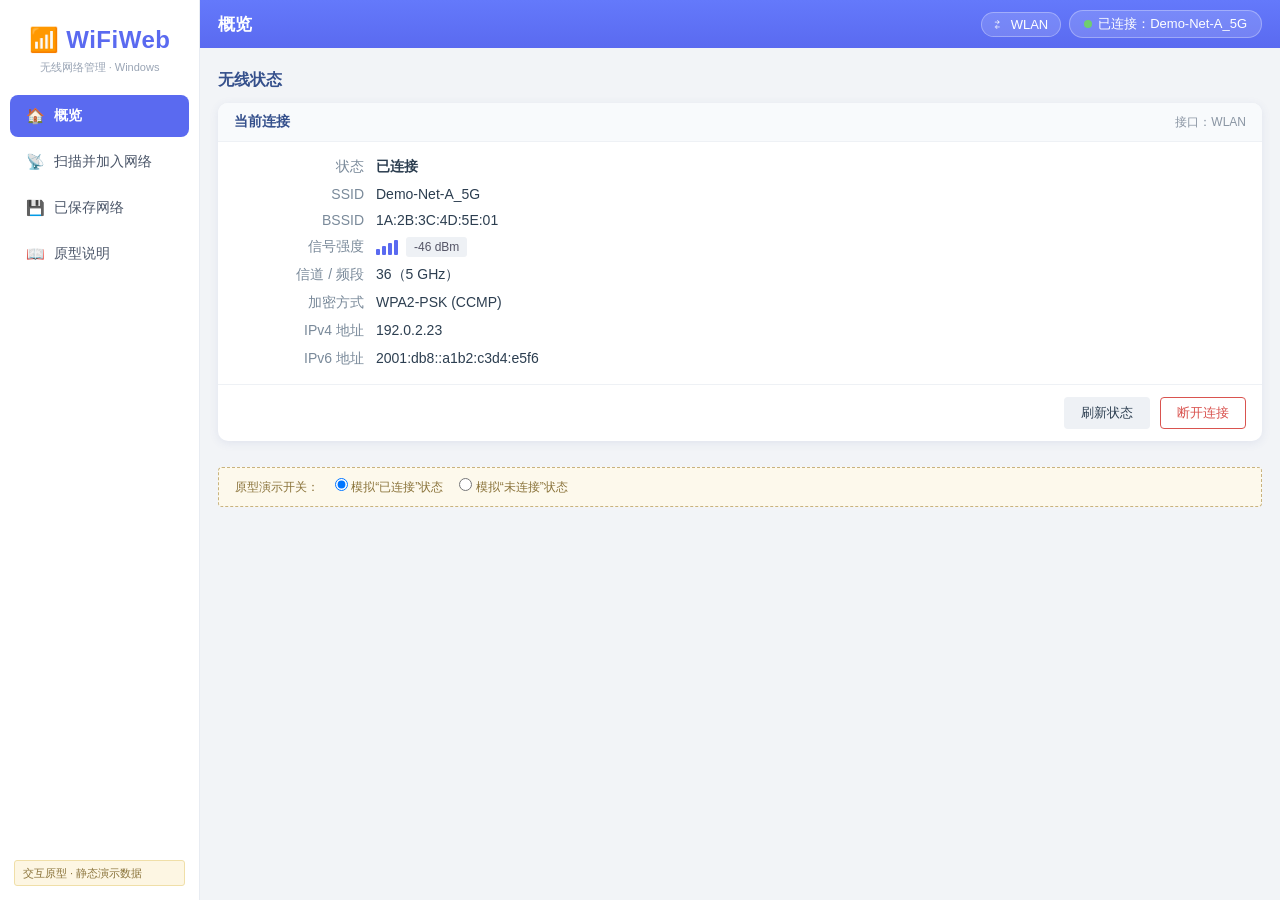
<file: doc/prototype/index.html>
<!DOCTYPE html>
<html lang="zh-CN">
<head>
<meta charset="UTF-8">
<meta name="viewport" content="width=device-width, initial-scale=1.0">
<title>WiFiWeb 无线网络管理 · 交互原型</title>
<style>
  * { box-sizing: border-box; margin: 0; padding: 0; }
  body { font-family: "Microsoft YaHei", "Segoe UI", Arial, sans-serif; font-size: 14px; background: #f2f4f7; color: #2c3e50; }
  a { color: #4a6fc0; }

  /* ===== 顶栏 ===== */
  header { background: linear-gradient(180deg, #6479fb, #5a6af0); color: #fff; padding: 10px 18px; display: flex; align-items: center; justify-content: space-between; gap: 10px; }
  .hamburger { display: none; border: none; background: none; color: #fff; font-size: 22px; cursor: pointer; padding: 2px 6px; line-height: 1; }
  .hdr-title { font-size: 17px; font-weight: bold; }
  header .brand { font-size: 18px; font-weight: bold; }
  header .brand small { font-size: 12px; opacity: .75; margin-left: 10px; font-weight: normal; }
  .conn-pill { background: rgba(255,255,255,.15); border: 1px solid rgba(255,255,255,.3); border-radius: 14px; padding: 4px 14px; font-size: 13px; }
  .conn-pill .dot { display: inline-block; width: 8px; height: 8px; border-radius: 50%; background: #6fce6f; margin-right: 6px; }
  .conn-pill.off .dot { background: #d9534f; }

  /* ===== 左侧全高菜单布局（Argon 风格） ===== */
  .layout { display: flex; min-height: 100vh; align-items: stretch; }
  nav { width: 200px; flex-shrink: 0; background: #fff; color: #4a5568; padding: 0 0 14px; display: flex; flex-direction: column; border-right: 1px solid #e8ecf2; }
  nav .logo { padding: 26px 10px 6px; text-align: center; font-size: 24px; font-weight: bold; color: #5a6af0; letter-spacing: .5px; }
  nav .logo-sub { text-align: center; font-size: 11px; color: #9aa5b5; padding: 0 10px 18px; }
  nav .tab { border: none; background: none; padding: 12px 16px; font-size: 14px; color: #4a5568; cursor: pointer; text-align: left; border-radius: 8px; margin: 2px 10px; display: flex; align-items: center; gap: 10px; }
  nav .tab:hover { color: #5a6af0; background: #f0f3fa; }
  nav .tab.active { color: #fff; font-weight: bold; background: #5a6af0; }
  nav .tab .ico { font-size: 15px; width: 18px; text-align: center; }
  nav .proto-badge { margin: auto 14px 0; font-size: 11px; color: #8a733a; background: #fdf6e3; border: 1px solid #f0dfa8; border-radius: 3px; padding: 4px 8px; line-height: 1.5; }
  .drawer-mask { display: none; position: fixed; inset: 0; background: rgba(15,25,45,.45); z-index: 110; }
  body.drawer-open .drawer-mask { display: block; }

  .main-col { flex: 1; min-width: 0; display: flex; flex-direction: column; }
  .main-col main { flex: 1; margin: 0; padding: 16px 18px 60px; }
  .screen { display: none; }
  .screen.active { display: block; }

  h2.page-title { font-size: 16px; color: #35508c; margin: 6px 0 12px; }

  /* ===== 卡片 ===== */
  .card { background: #fff; border: none; border-radius: 10px; box-shadow: 0 2px 10px rgba(70,90,160,.10); margin-bottom: 16px; overflow: hidden; }
  .card .card-head { padding: 10px 16px; border-bottom: 1px solid #eef1f5; font-weight: bold; color: #35508c; background: #f8fafc; display: flex; justify-content: space-between; align-items: center; }
  .card .card-body { padding: 16px; }
  .kv { display: grid; grid-template-columns: 130px 1fr; row-gap: 10px; column-gap: 12px; }
  .kv dt { color: #7a8a9a; text-align: right; }
  .kv dd { color: #2c3e50; }

  /* ===== 表格 ===== */
  table.list { width: 100%; border-collapse: collapse; }
  table.list th { background: #eef3fb; color: #24425c; text-align: left; padding: 10px 12px; font-size: 13px; border-bottom: 1px solid #dfe7f2; }
  table.list td { padding: 10px 12px; border-bottom: 1px solid #eef1f5; vertical-align: middle; }
  table.list tbody tr:nth-child(even) { background: #f6f8fa; }
  table.list tbody tr:hover { background: #f0f5ff; }
  table.list td.actions { text-align: right; }
  .cur-conn { color: #1e7e34; font-weight: bold; }

  /* ===== 信号图标 ===== */
  .sig { display: inline-flex; align-items: flex-end; gap: 2px; height: 16px; margin-right: 8px; vertical-align: middle; }
  .sig i { display: inline-block; width: 4px; background: #d5dbe2; border-radius: 1px; }
  .sig i:nth-child(1) { height: 6px; }
  .sig i:nth-child(2) { height: 9px; }
  .sig i:nth-child(3) { height: 12px; }
  .sig i:nth-child(4) { height: 15px; }
  .sig.s1 i:nth-child(1) { background: #5a6af0; }
  .sig.s2 i:nth-child(-n+2) { background: #5a6af0; }
  .sig.s3 i:nth-child(-n+3) { background: #5a6af0; }
  .sig.s4 i { background: #5a6af0; }
  .sig-badge { background: #eef1f5; border-radius: 3px; padding: 3px 8px; font-size: 12px; color: #556; }
  .hidden-ssid { color: #8a95a3; font-style: italic; }

  /* ===== 按钮 ===== */
  .btn { display: inline-block; border: 1px solid transparent; border-radius: 4px; padding: 6px 16px; font-size: 13px; cursor: pointer; background: #eef1f5; color: #2c3e50; }
  .btn:hover { background: #e2e7ee; }
  .btn.primary { background: #5a6af0; color: #fff; }
  .btn.primary:hover { background: #4a6fc0; }
  .btn.danger { background: #fff; color: #d9534f; border-color: #d9534f; }
  .btn.danger:hover { background: #fdf2f2; }
  .btn.small { padding: 4px 12px; font-size: 12px; }
  .btn[disabled] { opacity: .5; cursor: not-allowed; }
  .toolbar { display: flex; justify-content: flex-end; gap: 10px; padding: 12px 16px; border-top: 1px solid #eef1f5; }
  .toolbar.top { justify-content: flex-start; border-top: none; border-bottom: 1px solid #eef1f5; }

  /* ===== 开关 ===== */
  .switch { position: relative; display: inline-block; width: 34px; height: 18px; }
  .switch input { display: none; }
  .switch .slider { position: absolute; inset: 0; background: #c9d1da; border-radius: 9px; transition: .2s; cursor: pointer; }
  .switch .slider::before { content: ""; position: absolute; width: 14px; height: 14px; left: 2px; top: 2px; background: #fff; border-radius: 50%; transition: .2s; }
  .switch input:checked + .slider { background: #5a6af0; }
  .switch input:checked + .slider::before { transform: translateX(16px); }

  /* ===== 弹窗 ===== */
  .modal-mask { display: none; position: fixed; inset: 0; background: rgba(20,30,45,.5); z-index: 100; align-items: flex-start; justify-content: center; padding-top: 12vh; }
  .modal-mask.show { display: flex; }
  .modal { background: #fff; border-radius: 6px; width: 460px; max-width: 92vw; box-shadow: 0 8px 30px rgba(0,0,0,.25); }
  .modal .m-head { padding: 12px 18px; font-weight: bold; color: #35508c; border-bottom: 1px solid #eef1f5; font-size: 15px; }
  .modal .m-body { padding: 16px 18px; }
  .modal .m-foot { padding: 12px 18px; border-top: 1px solid #eef1f5; text-align: right; display: flex; justify-content: flex-end; gap: 10px; }
  .field { margin-bottom: 14px; }
  .field label { display: block; margin-bottom: 6px; color: #5a6a7a; font-size: 13px; }
  .field input[type=text], .field input[type=password] { width: 100%; padding: 8px 10px; border: 1px solid #ccd4dd; border-radius: 4px; font-size: 14px; }
  .field input:focus { outline: none; border-color: #5a6af0; box-shadow: 0 0 0 2px rgba(91,127,209,.15); }
  .field .hint { font-size: 12px; color: #8a95a3; margin-top: 5px; }
  .pwd-wrap { position: relative; }
  .pwd-eye { position: absolute; right: 10px; top: 7px; font-size: 12px; color: #5a6af0; cursor: pointer; user-select: none; }
  .chk-line { display: flex; align-items: center; gap: 8px; font-size: 13px; color: #5a6a7a; }

  /* 连接中 */
  .spinner { width: 26px; height: 26px; border: 3px solid #dfe7f2; border-top-color: #5a6af0; border-radius: 50%; animation: spin 1s linear infinite; margin: 0 auto 12px; }
  @keyframes spin { to { transform: rotate(360deg); } }
  .progress-text { text-align: center; color: #5a6a7a; }
  .result-ok { text-align: center; color: #1e7e34; font-weight: bold; margin-bottom: 12px; }
  .result-fail { text-align: center; color: #d9534f; font-weight: bold; margin-bottom: 12px; }

  /* 提示条 */
  #toast { position: fixed; left: 50%; bottom: 40px; transform: translateX(-50%); background: #323e4d; color: #fff; padding: 9px 20px; border-radius: 4px; font-size: 13px; opacity: 0; transition: .3s; z-index: 200; pointer-events: none; }
  #toast.show { opacity: 1; }

  /* 扫描中占位 */
  .scanning-row td { text-align: center; color: #8a95a3; padding: 26px 0; }

  /* 原型演示开关 */
  .demo-bar { margin-top: 26px; padding: 10px 16px; border: 1px dashed #c9b37e; background: #fdf9ec; border-radius: 4px; font-size: 12px; color: #8a733a; display: flex; gap: 16px; align-items: center; }

  /* ===== 手机适配 ===== */
  @media (max-width: 640px) {
    header { padding: 10px 12px; }
    .conn-pill { font-size: 12px; padding: 3px 10px; }
    .hamburger { display: block; }
    .layout { flex-direction: column; }
    nav { position: fixed; left: 0; top: 0; bottom: 0; width: 220px; z-index: 120; transform: translateX(-100%); transition: transform .25s ease; box-shadow: 4px 0 16px rgba(0,0,0,.15); overflow-y: auto; }
    body.drawer-open nav { transform: translateX(0); }
    nav .proto-badge { display: none; }
    .main-col main { padding: 12px 10px 40px; }
    .card .card-head, .card .card-body { padding-left: 12px; padding-right: 12px; }
    .toolbar { padding: 10px 12px; flex-wrap: wrap; }
    .demo-bar { flex-wrap: wrap; }

    /* 概览：键值对改单列 */
    .kv { grid-template-columns: 1fr; row-gap: 4px; }
    .kv dt { text-align: left; color: #8a95a3; font-size: 12px; }
    .kv dd { margin: 0 0 6px; }

    /* 扫描/已保存：表格变卡片式列表 */
    table.mob { min-width: 0; }
    table.mob thead { display: none; }
    table.mob tbody tr { display: block; border-bottom: 1px solid #e6ebf2; padding: 10px 0; margin: 0 12px; }
    table.mob tbody tr:nth-child(even), table.mob tbody tr:hover { background: transparent; }
    table.mob td { display: flex; justify-content: space-between; align-items: center; gap: 12px; padding: 5px 0; border-bottom: none; text-align: right; }
    table.mob td::before { content: attr(data-label); color: #8a95a3; font-size: 12px; text-align: left; flex-shrink: 0; }
    table.mob td.actions { justify-content: flex-end; padding-top: 8px; }
    table.mob td.actions::before { content: none; }
    table.mob tr.scanning-row td { display: block; }

    /* 原型说明：宽表格横向滚动 */
    #screen-doc .card-body { overflow-x: auto; }
    #screen-doc table.list { min-width: 480px; }

    /* 弹窗 */
    .modal { width: 92vw; }
    .modal .m-body, .modal .m-foot { padding-left: 12px; padding-right: 12px; }
  }
</style>
</head>
<body>

<div class="drawer-mask" onclick="document.body.classList.remove('drawer-open')"></div>

<div class="layout">
<nav>
  <div class="logo">📶 WiFiWeb</div>
  <div class="logo-sub">无线网络管理 · Windows</div>
  <button class="tab active" data-screen="overview"><span class="ico">🏠</span>概览</button>
  <button class="tab" data-screen="scan"><span class="ico">📡</span>扫描并加入网络</button>
  <button class="tab" data-screen="saved"><span class="ico">💾</span>已保存网络</button>
  <button class="tab" data-screen="doc"><span class="ico">📖</span>原型说明</button>
  <span class="proto-badge">交互原型 · 静态演示数据</span>
</nav>

<div class="main-col">

<header>
  <div style="display:flex;align-items:center;gap:12px;">
    <button class="hamburger" onclick="document.body.classList.add('drawer-open')">☰</button>
    <span class="hdr-title" id="hdrTitle">概览</span>
  </div>
  <div style="display:flex;gap:8px;align-items:center;">
    <span style="display:inline-flex;align-items:center;gap:6px;background:rgba(255,255,255,.15);border:1px solid rgba(255,255,255,.3);border-radius:14px;padding:4px 12px;font-size:13px;"><span style="opacity:.9">⇄</span>&nbsp;WLAN</span>
    <div class="conn-pill" id="connPill"><span class="dot"></span><span id="pillText">已连接：Demo-Net-A_5G</span></div>
  </div>
</header>

<main>

  <!-- ============ 概览 ============ -->
  <section class="screen active" id="screen-overview">
    <h2 class="page-title">无线状态</h2>

    <div class="card">
      <div class="card-head">当前连接 <span id="ovIfName" style="font-weight:normal;color:#8a95a3;font-size:12px">接口：WLAN</span></div>
      <div class="card-body" id="ovConnected">
        <dl class="kv">
          <dt>状态</dt><dd class="cur-conn" id="ovState">已连接</dd>
          <dt>SSID</dt><dd id="ovSsid">Demo-Net-A_5G</dd>
          <dt>BSSID</dt><dd id="ovBssid">1A:2B:3C:4D:5E:01</dd>
          <dt>信号强度</dt><dd id="ovSig"><span class="sig s4"><i></i><i></i><i></i><i></i></span><span class="sig-badge">-46 dBm（92%）</span></dd>
          <dt>信道 / 频段</dt><dd id="ovCh">36（5 GHz）</dd>
          <dt>加密方式</dt><dd id="ovEnc">WPA2-PSK (CCMP)</dd>
          <dt>IPv4 地址</dt><dd id="ovIp">192.0.2.23</dd>
          <dt>IPv6 地址</dt><dd id="ovIpv6">2001:db8::a1b2:c3d4:e5f6</dd>
        </dl>
      </div>
      <div class="card-body" id="ovDisconnected" style="display:none">
        <p style="color:#8a95a3; padding:14px 0;">当前未连接任何无线网络。可前往「扫描并加入网络」选择要连接的热点。</p>
        <button class="btn primary" onclick="goto('scan')">去扫描网络</button>
      </div>
      <div class="toolbar">
        <button class="btn" onclick="refreshOverview()">刷新状态</button>
        <button class="btn danger" id="btnDisconnect" onclick="confirmDisconnect()">断开连接</button>
      </div>
    </div>

    <div class="demo-bar">
      原型演示开关：
      <label><input type="radio" name="demoState" checked onchange="setDemoState(true)"> 模拟“已连接”状态</label>
      <label><input type="radio" name="demoState" onchange="setDemoState(false)"> 模拟“未连接”状态</label>
    </div>
  </section>

  <!-- ============ 扫描 ============ -->
  <section class="screen" id="screen-scan">
    <h2 class="page-title">加入网络：搜索无线</h2>

    <div class="card">
      <div class="toolbar top">
        <button class="btn primary" id="btnScan" onclick="doScan()">🔄 重新扫描</button>
        <button class="btn" id="btnStopScan" onclick="stopScan()">停止刷新</button>
        <span style="flex:1"></span>
        <button class="btn" onclick="openManual()">➕ 手动添加网络</button>
      </div>
      <div class="card-body" style="padding:0">
        <table class="list mob">
          <thead>
            <tr><th>信号</th><th>SSID</th><th>频段</th><th>信道</th><th>模式</th><th>BSSID</th><th>加密</th><th style="text-align:right">操作</th></tr>
          </thead>
          <tbody id="scanRows"></tbody>
        </table>
      </div>
    </div>
    <p style="font-size:12px;color:#8a95a3;">说明：列表按信号强度从强到弱排序；同名 SSID 有多个 BSSID（Mesh）时按 BSSID 展开为多行；隐藏网络显示为“隐藏”，加入时需手动输入 SSID；也可通过“手动添加网络”直接输入 SSID 和密码连接。</p>
  </section>

  <!-- ============ 已保存网络 ============ -->
  <section class="screen" id="screen-saved">
    <h2 class="page-title">已保存的网络配置</h2>

    <div class="card">
      <div class="card-body" style="padding:0">
        <table class="list mob">
          <thead><tr><th>SSID</th><th>加密</th><th>自动连接</th><th>状态</th><th style="text-align:right">操作</th></tr></thead>
          <tbody id="savedRows"></tbody>
        </table>
      </div>
      <div class="toolbar">
        <button class="btn" onclick="goto('scan')">➕ 添加新网络（扫描）</button>
      </div>
    </div>
    <p style="font-size:12px;color:#8a95a3;">说明：忘记网络 = 删除 Windows 已保存的 WLAN 配置文件，下次连接需重新输入密码。</p>
  </section>

<!-- ============ 原型说明 ============ -->
  <section class="screen" id="screen-doc">
    <h2 class="page-title">原型说明</h2>

    <div class="card">
      <div class="card-head">已确认的决策</div>
      <div class="card-body" style="padding:0">
        <table class="list">
          <thead><tr><th style="width:140px">项</th><th>决策</th></tr></thead>
          <tbody>
            <tr><td>架构</td><td>前后端分离：FastAPI 提供 REST API（JSON），前端为独立静态页面（原生 JS 单页，无构建步骤），由后端静态托管</td></tr>
            <tr><td>无线操作</td><td>原生 WLAN API（wlanapi.dll，ctypes 调用）+ <code>netsh wlan</code> 兜底，无第三方依赖</td></tr>
            <tr><td>多网卡</td><td>支持多张无线网卡的选择/切换（顶栏网卡胶囊），选择持久化到 app.properties；配置文件严格跟随所选适配器（Windows 按适配器分开存储）</td></tr>
            <tr><td>访问控制</td><td>局域网内均可访问，无登录口令；应用自身仅用 app.properties 保存选中网卡与自动刷新配置（无数据库），已保存网络由 Windows WLAN 配置文件按适配器管理</td></tr>
            <tr><td>端口</td><td><b>8086</b></td></tr>
            <tr><td>隐藏网络</td><td>支持"手动添加网络"入口：直接输入 SSID + 密码（密码留空视为开放网络）</td></tr>
            <tr><td>扫描列表</td><td>频段列（2.4 GHz / 5 GHz / 6 GHz），支持按 SSID 包含 / 频段 / BSSID 包含筛选</td></tr>
            <tr><td>自动刷新</td><td>OpenWrt 式自动刷新：开关 + 间隔可调（3~600 秒），后端定时扫描并缓存，倒计时后端下发；无客户端心跳时自动停扫</td></tr>
            <tr><td>启动方式</td><td>不做开机自启/服务，提供启动脚本（start.bat，自动提权并写入扫描位置策略旁路键）</td></tr>
          </tbody>
        </table>
      </div>
    </div>

    <div class="card">
      <div class="card-head">页面结构（3 个功能页签；原型额外含「原型说明」）</div>
      <div class="card-body">
        <p style="font-size:13px;color:#5a6a7a;">顶栏显示页面标题、<b>⇄ 当前无线网卡</b>（点击弹出选择窗，支持取消 / ESC 关闭）与全局连接状态；<b>左侧为菜单</b>（概览 / 扫描并加入网络 / 已保存网络），手机窄屏时菜单收纳为抽屉（☰ 展开）；页面通过 URL hash 记忆当前页签：</p>
        <ul style="font-size:13px;color:#5a6a7a;line-height:1.9;margin:8px 0 0 20px;">
          <li><b>概览</b> —— 当前无线状态 + 刷新状态 / 切换无线网卡 / 断开连接</li>
          <li><b>扫描并加入网络</b> —— 顶部：重新扫描 | 自动刷新开关 + 间隔 + 倒计时 | 筛选（SSID 包含 / 频段 / BSSID 包含）| 手动添加网络；表格：信号|SSID|频段|信道|模式|BSSID|加密|加入</li>
          <li><b>已保存网络</b> —— 当前网卡上的已保存配置：连接 / 自动连接开关 / 忘记；切换网卡后自动刷新</li>
        </ul>
      </div>
    </div>

    <div class="card">
      <div class="card-head">1. 概览</div>
      <div class="card-body" style="font-size:13px;color:#5a6a7a;line-height:1.9;">
        当前连接卡片：接口名、SSID、BSSID、信号强度（图标 + dBm + 链路质量%）、信道/频段、加密方式、IPv4、IPv6；系统"定位服务"关闭导致部分信息被系统隐藏时有明确提示。<br>
        「刷新状态」重新读取当前无线接口状态；「切换无线网卡」入口在顶栏网卡胶囊；「断开连接」弹出二次确认，断开后切换为"未连接"空态，提供"去扫描网络"入口。<br>
        左下角演示开关仅原型用，可切换"已连接 / 未连接"两种状态演示。
      </div>
    </div>

    <div class="card">
      <div class="card-head">2. 扫描并加入网络（对标 openwrt WiFi 桥接扫描界面）</div>
      <div class="card-body" style="font-size:13px;color:#5a6a7a;line-height:1.9;">
        顶部工具栏（在表格上方）：<b>🔄 重新扫描</b> / <b>自动刷新开关 + 间隔（3~600 秒）+ 倒计时</b> / <b>筛选（SSID 包含 / 频段 / BSSID 包含）</b> / <b>➕ 手动添加网络</b>（原型演示中简化为"停止刷新"按钮）。<br>
        表格列：信号 | SSID | 频段 | 信道 | 模式 | BSSID | 加密 | 操作；信号列 = 信号条图标 + dBm（含链路质量%），按信号强度降序排列；列表增量更新不闪烁。<br>
        同名 SSID 多 BSSID（Mesh）时按 BSSID 展开为多行；隐藏网络显示为"隐藏"（斜体），加入时需手动输入 SSID；扫描中（含切换网卡后首次进入）显示 spinner 占位行。<br>
        「加入网络」弹窗：加密网络需输入密码（可切换明文，&lt;8 位禁用按钮）；开放网络无需密码并显示明文传输警告；隐藏网络额外出现 SSID 输入框；"保存此网络并自动连接"默认勾选；新配置只保存到当前选中的无线网卡。<br>
        「手动添加网络」使用同一弹窗：手动输入 SSID + 密码，<b>密码留空视为开放网络</b>。<br>
        连接进度弹窗：转圈 + "正在连接到 XXX"；成功后"完成"跳回概览；失败显示失败原因，可"修改密码重试"或"关闭"（原型演示中密码输入 <b>12345678</b> 可模拟失败）。
      </div>
    </div>

    <div class="card">
      <div class="card-head">3. 已保存网络</div>
      <div class="card-body" style="font-size:13px;color:#5a6a7a;line-height:1.9;">
        仅显示<b>当前选中无线网卡</b>上保存的配置（Windows 的 WLAN 配置文件按适配器分开存储，其他网卡保存的网络不会显示在这里）：SSID（当前连接带绿色标记）、加密、自动连接开关、状态、操作（连接 / 忘记，忘记需二次确认并只删除当前网卡上的配置）。<br>
        切换网卡后列表自动刷新；当前网卡无保存网络时显示说明提示；底部「➕ 添加新网络（扫描）」跳转扫描页签。
      </div>
    </div>

    <div class="card">
      <div class="card-head">交互流程</div>
      <div class="card-body">
        <pre style="font-size:12px;color:#5a6a7a;line-height:1.8;">概览 ──去扫描──▶ 扫描列表 ──加入网络──▶ 密码弹窗 ──加入──▶ 连接中 ──成功──▶ 完成回概览
  ▲                 │                                        │
  │                 └──手动添加网络──▶ SSID+密码弹窗      失败：改密码重试 / 关闭
已保存网络 ◀──忘记 / 切换自动连接──</pre>
      </div>
    </div>
  </section>

</main>
</div>
</div>

<!-- ============ 加入网络弹窗 ============ -->
<div class="modal-mask" id="joinModal">
  <div class="modal">
    <div class="m-head">加入网络：<span id="jmSsid"></span></div>
    <div class="m-body">
      <div class="field" style="display:flex;gap:24px;font-size:13px;color:#5a6a7a;flex-wrap:wrap;">
        <span>BSSID：<b id="jmBssid"></b></span>
        <span>加密：<b id="jmEnc"></b></span>
      </div>
      <div class="field" id="jmSsidField" style="display:none">
        <label>网络名称（SSID）</label>
        <input type="text" id="jmSsidInput" placeholder="输入 SSID" oninput="jmValidate()">
        <div class="hint" id="jmSsidHint"></div>
      </div>
      <div class="field" id="jmPwdField">
        <label>密码（WPA / WPA2 / WPA3 预共享密钥）</label>
        <div class="pwd-wrap">
          <input type="password" id="jmPwd" placeholder="输入 8 位以上无线密码" oninput="jmValidate()">
          <span class="pwd-eye" onclick="togglePwd()">显示</span>
        </div>
        <div class="hint" id="jmPwdHint">连接失败时会保留在此页面，可修改密码重试。</div>
      </div>
      <div class="field" id="jmOpenNote" style="display:none">
        <div class="hint" style="font-size:13px;color:#b8860b;">⚠ 此网络未加密，加入后数据将以明文传输，请确认是该环境的热点。</div>
      </div>
      <div class="field">
        <label class="chk-line"><input type="checkbox" id="jmAuto" checked> 保存此网络并自动连接</label>
      </div>
    </div>
    <div class="m-foot">
      <button class="btn" onclick="closeModal('joinModal')">取消</button>
      <button class="btn primary" id="jmJoinBtn" onclick="startJoin()">加入网络</button>
    </div>
  </div>
</div>

<!-- ============ 连接进度弹窗 ============ -->
<div class="modal-mask" id="progressModal">
  <div class="modal">
    <div class="m-head">连接状态</div>
    <div class="m-body">
      <div id="pgRunning">
        <div class="spinner"></div>
        <div class="progress-text">正在连接到 <b id="pgSsid"></b> ……</div>
        <div class="progress-text" style="font-size:12px;color:#8a95a3;margin-top:8px;">获取 IP 地址可能需要数秒，请勿关闭页面</div>
      </div>
      <div id="pgOk" style="display:none">
        <div class="result-ok">✔ 已成功连接</div>
        <div class="progress-text">SSID：<b id="pgOkSsid"></b> · 信号：<b id="pgOkSig"></b></div>
      </div>
      <div id="pgFail" style="display:none">
        <div class="result-fail">✘ 连接失败</div>
        <div class="progress-text" id="pgFailReason"></div>
      </div>
    </div>
    <div class="m-foot" id="pgFoot">
      <button class="btn" id="pgClose" style="display:none" onclick="closeModal('progressModal')">关闭</button>
      <button class="btn" id="pgRetry" style="display:none" onclick="backToJoin()">修改密码重试</button>
      <button class="btn primary" id="pgGo" style="display:none" onclick="afterJoin()">完成</button>
    </div>
  </div>
</div>

<!-- ============ 通用确认弹窗 ============ -->
<div class="modal-mask" id="confirmModal">
  <div class="modal" style="width:380px">
    <div class="m-head">请确认</div>
    <div class="m-body" id="cfText"></div>
    <div class="m-foot">
      <button class="btn" onclick="closeModal('confirmModal')">取消</button>
      <button class="btn danger" id="cfOk">确认</button>
    </div>
  </div>
</div>

<div id="toast"></div>

<script>
/* ================= 演示数据 ================= */
let networks = [
  { ssid: "Demo-Net-A_5G",              band: "5 GHz",   ch: 36,  mode: "Master", bssid: "1A:2B:3C:4D:5E:01", enc: "mixed WPA/WPA2 PSK (TKIP, CCMP)", dbm: -22, open: false },
  { ssid: "Demo-Net-B_5G",   band: "5 GHz",   ch: 40,  mode: "Master", bssid: "1A:2B:3C:4D:5E:02", enc: "mixed WPA2/WPA3 PSK, SAE (CCMP)", dbm: -40, open: false },
  { ssid: "隐藏",                 band: "5 GHz",   ch: 40,  mode: "Master", bssid: "1A:2B:3C:4D:5E:03", enc: "mixed WPA/WPA2 PSK (CCMP)",       dbm: -41, open: false, hidden: true },
  { ssid: "CoffeeShop-Free",     band: "2.4 GHz", ch: 6,   mode: "Master", bssid: "1A:2B:3C:4D:5E:04", enc: "无（开放网络）",                   dbm: -55, open: true  },
  { ssid: "Demo-Net-C_5G",  band: "5 GHz",   ch: 44,  mode: "Master", bssid: "1A:2B:3C:4D:5E:05", enc: "WPA2 PSK (CCMP)",                 dbm: -84, open: false },
  { ssid: "Demo-Net-D_5G",              band: "5 GHz",   ch: 36,  mode: "Master", bssid: "1A:2B:3C:4D:5E:06", enc: "WPA2 PSK (CCMP)",                 dbm: -89, open: false },
  { ssid: "Demo-AP-E_5G",        band: "5 GHz",   ch: 149, mode: "Master", bssid: "1A:2B:3C:4D:5E:07", enc: "mixed WPA/WPA2 PSK (CCMP)",       dbm: -89, open: false }
];

let savedList = [
  { ssid: "Demo-Net-A_5G",            enc: "WPA2-PSK", auto: true,  connected: true  },
  { ssid: "Demo-Net-B_5G", enc: "WPA2/WPA3-PSK", auto: true,  connected: false },
  { ssid: "Demo-AP-E_5G",      enc: "WPA2-PSK", auto: false, connected: false },
  { ssid: "Demo-Net-D_5G",            enc: "WPA2-PSK", auto: true,  connected: false }
];

let connected = true;
let curConn = { ssid: "Demo-Net-A_5G", bssid: "1A:2B:3C:4D:5E:01", dbm: -46, ch: "36（5 GHz）", ip: "192.0.2.23" };
let scanningTimer = null;
let confirmAction = null;
let joinTarget = null;

/* ================= 通用 ================= */
const SCREEN_LABELS = { overview: "概览", scan: "扫描并加入网络", saved: "已保存网络", doc: "原型说明" };
function goto(name) {
  document.querySelectorAll(".tab").forEach(t => t.classList.toggle("active", t.dataset.screen === name));
  document.querySelectorAll(".screen").forEach(s => s.classList.toggle("active", s.id === "screen-" + name));
  document.getElementById("hdrTitle").textContent = SCREEN_LABELS[name] || "";
  document.body.classList.remove("drawer-open");
  if (name === "scan") renderScan();
  if (name === "saved") renderSaved();
  if (name === "overview") renderOverview();
}
document.querySelectorAll(".tab").forEach(t => t.onclick = () => goto(t.dataset.screen));

function toast(msg) {
  const t = document.getElementById("toast");
  t.textContent = msg; t.classList.add("show");
  setTimeout(() => t.classList.remove("show"), 2200);
}
function openModal(id)  { document.getElementById(id).classList.add("show"); }
function closeModal(id) { document.getElementById(id).classList.remove("show"); }

function sigLevel(dbm) {
  if (dbm >= -50) return 4;
  if (dbm >= -65) return 3;
  if (dbm >= -75) return 2;
  return 1;
}
function sigHtml(dbm) {
  return `<span class="sig s${sigLevel(dbm)}"><i></i><i></i><i></i><i></i></span>` +
         `<span class="sig-badge">${dbm} dBm</span>`;
}

/* ================= 概览 ================= */
function renderOverview() {
  const pill = document.getElementById("connPill");
  pill.classList.toggle("off", !connected);
  document.getElementById("pillText").textContent = connected ? ("已连接：" + curConn.ssid) : "未连接";
  document.getElementById("ovConnected").style.display = connected ? "" : "none";
  document.getElementById("ovDisconnected").style.display = connected ? "none" : "";
  document.getElementById("btnDisconnect").disabled = !connected;
  document.getElementById("ovSsid").textContent = curConn.ssid;
  document.getElementById("ovBssid").textContent = curConn.bssid;
  document.getElementById("ovSig").innerHTML = sigHtml(curConn.dbm);
  document.getElementById("ovCh").textContent = curConn.ch;
  document.getElementById("ovIp").textContent = curConn.ip;
}
function refreshOverview() { toast("已刷新当前无线状态"); renderOverview(); }
function setDemoState(on) {
  connected = on;
  renderOverview();
  toast(on ? "已切换为【已连接】演示" : "已切换为【未连接】演示");
}
function confirmDisconnect() {
  askConfirm(`确定要断开与 <b>${curConn.ssid}</b> 的连接吗？<br><span style="font-size:12px;color:#8a95a3">断开后可通过“已保存网络”一键重连。</span>`, () => {
    connected = false;
    savedList.forEach(s => s.connected = false);
    renderOverview();
    toast("已断开连接");
  });
}
function quickConnect(ssid) {
  toast("正在连接 " + ssid + " ……");
  setTimeout(() => {
    connected = true;
    curConn = { ssid, bssid: "1A:2B:3C:4D:5E:02", dbm: -40, ch: "40（5 GHz）", ip: "192.0.2.23" };
    savedList.forEach(s => s.connected = (s.ssid === ssid));
    renderOverview();
    toast("已连接到 " + ssid);
  }, 1200);
}

/* ================= 扫描 ================= */
function renderScan() {
  const list = [...networks].sort((a, b) => b.dbm - a.dbm);
  const rows = list.map(n => {
    const isCur = connected && n.ssid === curConn.ssid && n.bssid === curConn.bssid;
    return `<tr>
      <td data-label="信号">${sigHtml(n.dbm)}</td>
      <td data-label="SSID">${n.hidden ? '<span class="hidden-ssid">隐藏</span>' : n.ssid}${isCur ? ' <span class="cur-conn">（已连接）</span>' : ""}</td>
      <td data-label="频段">${n.band}</td>
      <td data-label="信道">${n.ch}</td><td data-label="模式">${n.mode}</td><td data-label="BSSID">${n.bssid}</td><td data-label="加密">${n.enc}</td>
      <td class="actions"><button class="btn primary small" ${isCur ? "disabled" : ""} onclick="openJoin(${JSON.stringify(n.ssid).replaceAll('"', "&quot;")}, '${n.bssid}', ${n.open}, ${n.hidden})">${isCur ? "已连接" : "加入网络"}</button></td>
    </tr>`;
  }).join("");
  document.getElementById("scanRows").innerHTML = rows;
}
function doScan() {
  document.getElementById("btnScan").disabled = true;
  document.getElementById("scanRows").innerHTML =
    `<tr class="scanning-row"><td colspan="8"><span class="spinner" style="display:inline-block;vertical-align:middle;margin-right:10px;width:18px;height:18px;border-width:2px;"></span>正在扫描附近的无线网络……</td></tr>`;
  clearTimeout(scanningTimer);
  scanningTimer = setTimeout(() => {
    // 模拟信号波动
    networks.forEach(n => { n.dbm += Math.floor(Math.random() * 5) - 2; });
    document.getElementById("btnScan").disabled = false;
    renderScan();
    toast("扫描完成，共发现 " + networks.length + " 个网络");
  }, 1500);
}
function stopScan() {
  clearTimeout(scanningTimer);
  document.getElementById("btnScan").disabled = false;
  renderScan();
  toast("已停止刷新");
}

/* ================= 加入网络 ================= */
let manualMode = false;
function openJoin(ssid, bssid, isOpen, hidden) {
  manualMode = false;
  const net = networks.find(n => n.ssid === ssid && n.bssid === bssid);
  joinTarget = { ssid, bssid, isOpen, hidden, band: net ? net.band : "5 GHz", dbm: net ? net.dbm : -50, ch: net ? String(net.ch) : "-" };
  document.getElementById("jmSsid").textContent = hidden ? "隐藏" : ssid;
  document.getElementById("jmBssid").textContent = bssid;
  document.getElementById("jmEnc").textContent = net ? net.enc : "WPA2-PSK";
  document.getElementById("jmPwdField").style.display = isOpen ? "none" : "";
  document.getElementById("jmOpenNote").style.display = isOpen ? "" : "none";
  document.getElementById("jmSsidField").style.display = hidden ? "" : "none";
  document.getElementById("jmSsidHint").textContent = "隐藏网络不会出现在扫描列表中，请输入准确的网络名称。";
  document.getElementById("jmPwd").value = "";
  document.getElementById("jmSsidInput").value = "";
  document.getElementById("jmAuto").checked = true;
  jmValidate();
  openModal("joinModal");
}
function openManual() {
  manualMode = true;
  joinTarget = { ssid: "", bssid: "-", isOpen: false, hidden: true, manual: true, band: "5 GHz", dbm: -50, ch: "-" };
  document.getElementById("jmSsid").textContent = "手动添加";
  document.getElementById("jmBssid").textContent = "-";
  document.getElementById("jmEnc").textContent = "自动判断（有密码按 WPA2-PSK，无密码按开放网络）";
  document.getElementById("jmPwdField").style.display = "";
  document.getElementById("jmOpenNote").style.display = "none";
  document.getElementById("jmSsidField").style.display = "";
  document.getElementById("jmSsidHint").textContent = "密码留空将按开放网络添加。";
  document.getElementById("jmPwd").value = "";
  document.getElementById("jmSsidInput").value = "";
  document.getElementById("jmAuto").checked = true;
  jmValidate();
  openModal("joinModal");
}
function jmValidate() {
  const pwd = document.getElementById("jmPwd").value;
  const ssidShown = document.getElementById("jmSsidField").style.display !== "none";
  const pwdShown = document.getElementById("jmPwdField").style.display !== "none";
  const ssidOk = !ssidShown || document.getElementById("jmSsidInput").value.trim() !== "";
  const pwdOk = !pwdShown || (manualMode && pwd === "") || pwd.length >= 8;
  document.getElementById("jmJoinBtn").disabled = !ssidOk || !pwdOk;
}
function togglePwd() {
  const p = document.getElementById("jmPwd");
  const eye = document.querySelector(".pwd-eye");
  const show = p.type === "password";
  p.type = show ? "text" : "password";
  eye.textContent = show ? "隐藏" : "显示";
}
function startJoin() {
  if (joinTarget.manual || joinTarget.hidden) joinTarget.ssid = document.getElementById("jmSsidInput").value.trim();
  const keep = document.getElementById("jmAuto").checked;
  const pwd = document.getElementById("jmPwd").value;
  if (joinTarget.manual && pwd === "") joinTarget.isOpen = true;
  closeModal("joinModal");
  document.getElementById("pgSsid").textContent = joinTarget.ssid;
  document.getElementById("pgRunning").style.display = "";
  document.getElementById("pgOk").style.display = "none";
  document.getElementById("pgFail").style.display = "none";
  document.getElementById("pgClose").style.display = "none";
  document.getElementById("pgRetry").style.display = "none";
  document.getElementById("pgGo").style.display = "none";
  openModal("progressModal");

  setTimeout(() => {
    // 演示：密码为 12345678 时模拟“密码错误”失败，其余成功
    if (!joinTarget.isOpen && pwd === "12345678") {
      document.getElementById("pgRunning").style.display = "none";
      document.getElementById("pgFail").style.display = "";
      document.getElementById("pgFailReason").textContent = "原因：密钥不匹配（密码错误）。请重新输入。";
      document.getElementById("pgRetry").style.display = "";
      document.getElementById("pgClose").style.display = "";
    } else {
      document.getElementById("pgRunning").style.display = "none";
      document.getElementById("pgOk").style.display = "";
      document.getElementById("pgOkSsid").textContent = joinTarget.ssid;
      document.getElementById("pgOkSig").textContent = joinTarget.dbm + " dBm";
      document.getElementById("pgGo").style.display = "";
      connected = true;
      curConn = { ssid: joinTarget.ssid, bssid: joinTarget.bssid, dbm: joinTarget.dbm, ch: joinTarget.ch === "-" ? "-" : joinTarget.ch + "（" + joinTarget.band + "）", ip: "192.0.2.31" };
      savedList.forEach(s => s.connected = false);
      if (keep && !savedList.find(s => s.ssid === joinTarget.ssid)) {
        savedList.unshift({ ssid: joinTarget.ssid, enc: joinTarget.isOpen ? "开放网络" : "WPA2-PSK", auto: true, connected: true });
      } else {
        const s = savedList.find(x => x.ssid === joinTarget.ssid);
        if (s) s.connected = true;
      }
    }
  }, 2000);
}
function backToJoin() {
  closeModal("progressModal");
  openModal("joinModal");
}
function afterJoin() {
  closeModal("progressModal");
  goto("overview");
  toast("连接成功：" + curConn.ssid);
}

/* ================= 已保存网络 ================= */
function renderSaved() {
  const rows = savedList.map(s => `
    <tr>
      <td data-label="SSID">${s.ssid}</td>
      <td data-label="加密">${s.enc}</td>
      <td data-label="自动连接"><label class="switch"><input type="checkbox" ${s.auto ? "checked" : ""} onchange="toggleAuto('${s.ssid}', this.checked)"><span class="slider"></span></label></td>
      <td data-label="状态">${s.connected ? '<span class="cur-conn">已连接</span>' : '<span style="color:#8a95a3">未连接</span>'}</td>
      <td class="actions">
        ${s.connected ? "" : `<button class="btn primary small" onclick="quickConnect('${s.ssid}')">连接</button>`}
        <button class="btn danger small" onclick="forgetSaved('${s.ssid}')">忘记</button>
      </td>
    </tr>`).join("");
  document.getElementById("savedRows").innerHTML = rows;
}
function toggleAuto(ssid, on) {
  const s = savedList.find(x => x.ssid === ssid);
  if (s) s.auto = on;
  toast(`已${on ? "开启" : "关闭"}「${ssid}」自动连接`);
}
function forgetSaved(ssid) {
  askConfirm(`确定要忘记网络 <b>${ssid}</b> 吗？<br><span style="font-size:12px;color:#8a95a3">将删除其保存的密码，重新连接时需再次输入。</span>`, () => {
    savedList = savedList.filter(s => s.ssid !== ssid);
    renderSaved();
    toast("已忘记网络 " + ssid);
  });
}

/* ================= 确认弹窗 ================= */
function askConfirm(html, action) {
  document.getElementById("cfText").innerHTML = html;
  confirmAction = action;
  openModal("confirmModal");
}
document.getElementById("cfOk").onclick = () => {
  closeModal("confirmModal");
  if (confirmAction) { const a = confirmAction; confirmAction = null; a(); }
};

/* ================= 初始化 ================= */
renderOverview();
</script>
</body>
</html>
</file>
